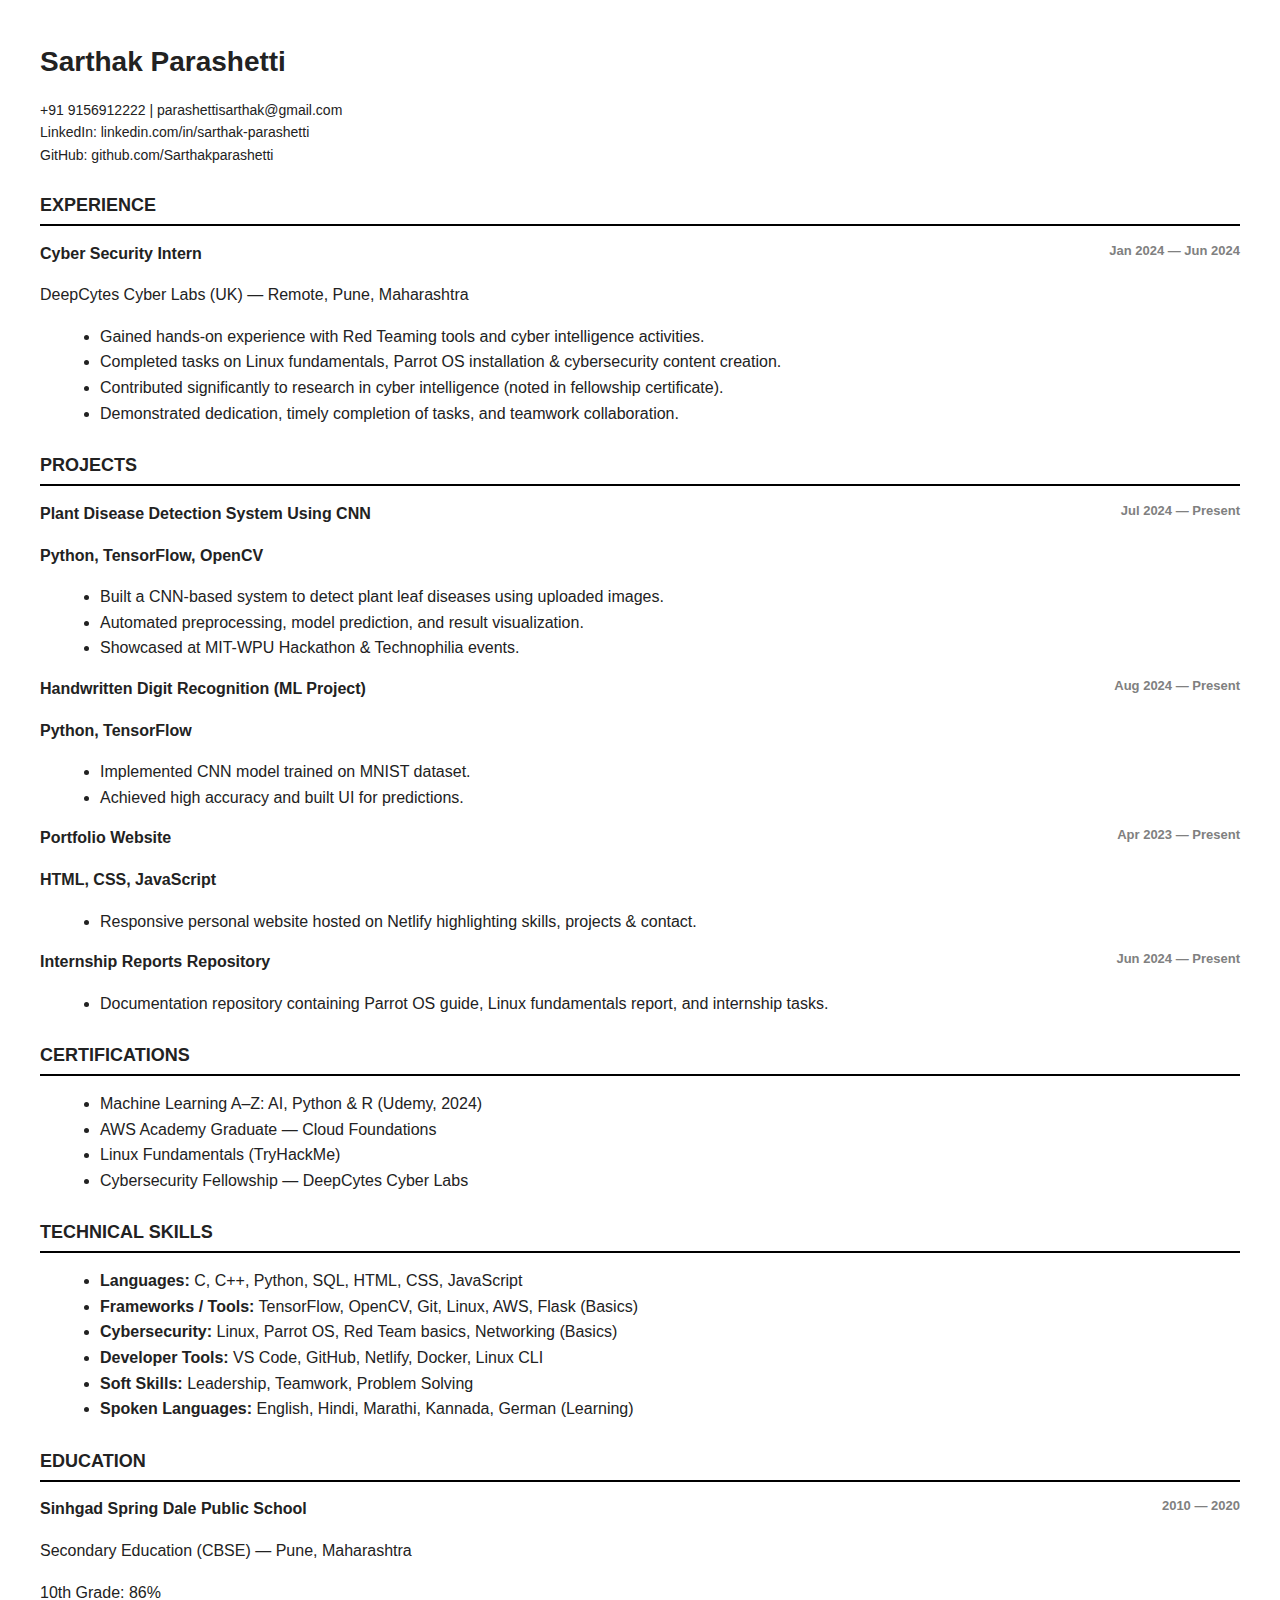
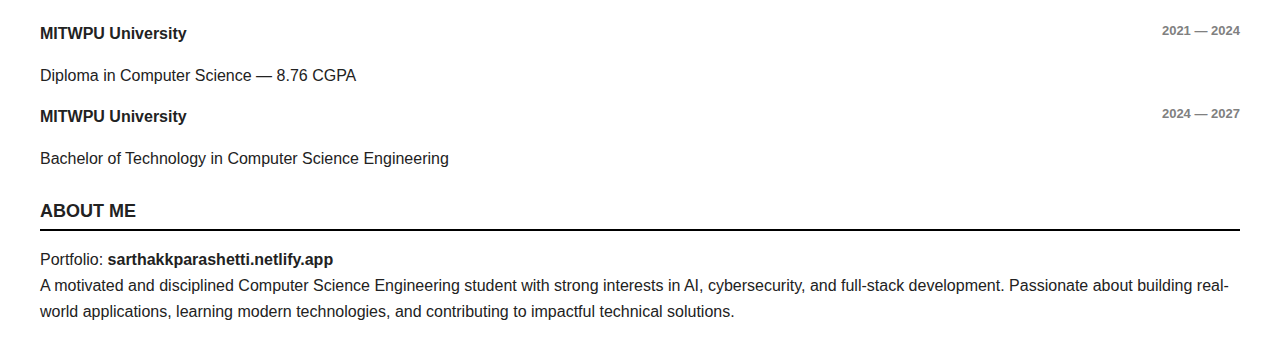
<file: index.html>
<!DOCTYPE html>
<html lang="en">
<head>
  <meta charset="UTF-8">
  <meta name="viewport" content="width=device-width, initial-scale=1.0">
  <title>Sarthak Parashetti - Resume</title>

  <style>
    body {
      font-family: Arial, sans-serif;
      margin: 40px;
      line-height: 1.6;
      color: #222;
    }

    h1 {
      font-size: 28px;
      margin-bottom: 5px;
    }

    h2 {
      font-size: 18px;
      margin-top: 25px;
      border-bottom: 2px solid #000;
      padding-bottom: 4px;
    }

    .contact {
      font-size: 14px;
      margin-bottom: 20px;
    }

    ul {
      margin: 5px 0 15px 20px;
    }

    .section-title {
      font-weight: bold;
      margin-top: 10px;
    }

    .date {
      float: right;
      font-size: 13px;
      color: gray;
    }
  </style>
</head>

<body>

  <h1>Sarthak Parashetti</h1>
  <p class="contact">
    +91 9156912222 | parashettisarthak@gmail.com <br>
    LinkedIn: linkedin.com/in/sarthak-parashetti <br>
    GitHub: github.com/Sarthakparashetti
  </p>

  <!-- EXPERIENCE -->
  <h2>EXPERIENCE</h2>

  <p class="section-title">
    Cyber Security Intern <span class="date">Jan 2024 — Jun 2024</span>
  </p>
  <p>DeepCytes Cyber Labs (UK) — Remote, Pune, Maharashtra</p>
  <ul>
    <li>Gained hands-on experience with Red Teaming tools and cyber intelligence activities.</li>
    <li>Completed tasks on Linux fundamentals, Parrot OS installation & cybersecurity content creation.</li>
    <li>Contributed significantly to research in cyber intelligence (noted in fellowship certificate).</li>
    <li>Demonstrated dedication, timely completion of tasks, and teamwork collaboration.</li>
  </ul>

  <!-- PROJECTS -->
  <h2>PROJECTS</h2>

  <p class="section-title">
    Plant Disease Detection System Using CNN <span class="date">Jul 2024 — Present</span>
  </p>
  <p><b>Python, TensorFlow, OpenCV</b></p>
  <ul>
    <li>Built a CNN-based system to detect plant leaf diseases using uploaded images.</li>
    <li>Automated preprocessing, model prediction, and result visualization.</li>
    <li>Showcased at MIT-WPU Hackathon & Technophilia events.</li>
  </ul>

  <p class="section-title">
    Handwritten Digit Recognition (ML Project) <span class="date">Aug 2024 — Present</span>
  </p>
  <p><b>Python, TensorFlow</b></p>
  <ul>
    <li>Implemented CNN model trained on MNIST dataset.</li>
    <li>Achieved high accuracy and built UI for predictions.</li>
  </ul>

  <p class="section-title">
    Portfolio Website <span class="date">Apr 2023 — Present</span>
  </p>
  <p><b>HTML, CSS, JavaScript</b></p>
  <ul>
    <li>Responsive personal website hosted on Netlify highlighting skills, projects & contact.</li>
  </ul>

  <p class="section-title">
    Internship Reports Repository <span class="date">Jun 2024 — Present</span>
  </p>
  <ul>
    <li>Documentation repository containing Parrot OS guide, Linux fundamentals report, and internship tasks.</li>
  </ul>

  <!-- CERTIFICATIONS -->
  <h2>CERTIFICATIONS</h2>
  <ul>
    <li>Machine Learning A–Z: AI, Python & R (Udemy, 2024)</li>
    <li>AWS Academy Graduate — Cloud Foundations</li>
    <li>Linux Fundamentals (TryHackMe)</li>
    <li>Cybersecurity Fellowship — DeepCytes Cyber Labs</li>
  </ul>

  <!-- TECHNICAL SKILLS -->
  <h2>TECHNICAL SKILLS</h2>
  <ul>
    <li><b>Languages:</b> C, C++, Python, SQL, HTML, CSS, JavaScript</li>
    <li><b>Frameworks / Tools:</b> TensorFlow, OpenCV, Git, Linux, AWS, Flask (Basics)</li>
    <li><b>Cybersecurity:</b> Linux, Parrot OS, Red Team basics, Networking (Basics)</li>
    <li><b>Developer Tools:</b> VS Code, GitHub, Netlify, Docker, Linux CLI</li>
    <li><b>Soft Skills:</b> Leadership, Teamwork, Problem Solving</li>
    <li><b>Spoken Languages:</b> English, Hindi, Marathi, Kannada, German (Learning)</li>
  </ul>

  <!-- EDUCATION -->
  <h2>EDUCATION</h2>

  <p class="section-title">
    Sinhgad Spring Dale Public School <span class="date">2010 — 2020</span>
  </p>
  <p>Secondary Education (CBSE) — Pune, Maharashtra</p>
  <p>10th Grade: 86%</p>

  <p class="section-title">
    MITWPU University <span class="date">2021 — 2024</span>
  </p>
  <p>Diploma in Computer Science — 8.76 CGPA</p>

  <p class="section-title">
    MITWPU University <span class="date">2024 — 2027</span>
  </p>
  <p>Bachelor of Technology in Computer Science Engineering</p>

  <!-- ABOUT ME -->
  <h2>ABOUT ME</h2>
  <p>
    Portfolio: <b>sarthakkparashetti.netlify.app</b><br>
    A motivated and disciplined Computer Science Engineering student with strong interests in AI,
    cybersecurity, and full-stack development. Passionate about building real-world applications,
    learning modern technologies, and contributing to impactful technical solutions.
  </p>

</body>
</html>
</file>
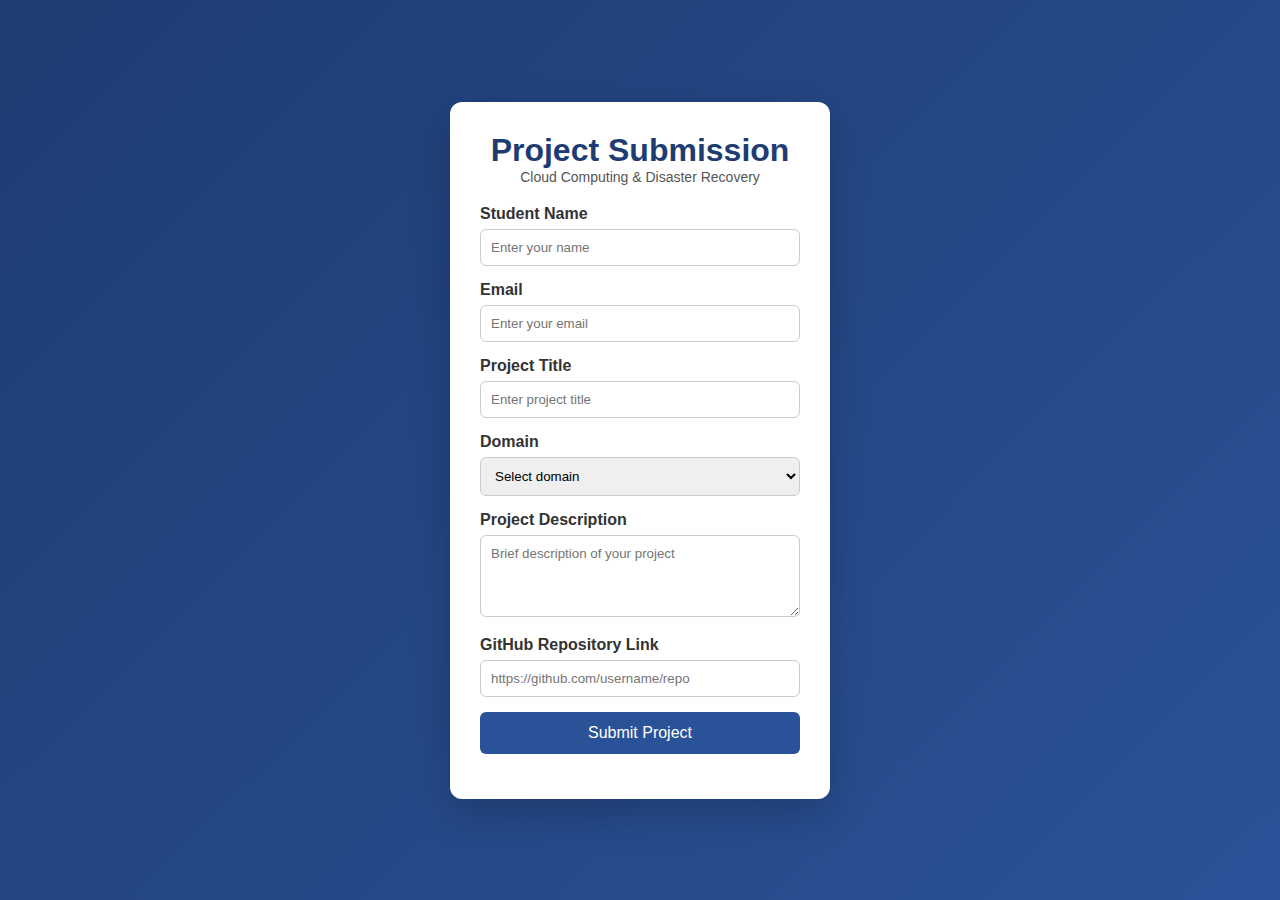
<file: assignment_3/index.html>
<!DOCTYPE html>
<html lang="en">
<head>
    <meta charset="UTF-8">
    <title>Project Submission Form</title>
    <link rel="stylesheet" href="style.css">
</head>
<body>

<div class="container">
    <h1>Project Submission</h1>
    <p class="subtitle">Cloud Computing & Disaster Recovery</p>

    <form id="projectForm">
        <div class="input-group">
            <label>Student Name</label>
            <input type="text" id="name" placeholder="Enter your name" required>
        </div>

        <div class="input-group">
            <label>Email</label>
            <input type="email" id="email" placeholder="Enter your email" required>
        </div>

        <div class="input-group">
            <label>Project Title</label>
            <input type="text" id="title" placeholder="Enter project title" required>
        </div>

        <div class="input-group">
            <label>Domain</label>
            <select id="domain" required>
                <option value="">Select domain</option>
                <option>Cloud Computing</option>
                <option>Disaster Recovery</option>
                <option>AI & ML</option>
                <option>Cybersecurity</option>
            </select>
        </div>

        <div class="input-group">
            <label>Project Description</label>
            <textarea id="description" rows="4" placeholder="Brief description of your project" required></textarea>
        </div>

        <div class="input-group">
            <label>GitHub Repository Link</label>
            <input type="url" id="github" placeholder="https://github.com/username/repo">
        </div>

        <button type="submit">Submit Project</button>
    </form>

    <p id="message"></p>
</div>

<script src="script.js"></script>
</body>
</html>
</file>
<file: assignment_3/style.css>
* {
    margin: 0;
    padding: 0;
    box-sizing: border-box;
    font-family: 'Segoe UI', sans-serif;
}

body {
    background: linear-gradient(135deg, #1e3c72, #2a5298);
    min-height: 100vh;
    display: flex;
    justify-content: center;
    align-items: center;
}

.container {
    background: #ffffff;
    padding: 30px;
    width: 380px;
    border-radius: 12px;
    box-shadow: 0 15px 40px rgba(0,0,0,0.2);
}

h1 {
    text-align: center;
    color: #1e3c72;
}

.subtitle {
    text-align: center;
    font-size: 14px;
    color: #555;
    margin-bottom: 20px;
}

.input-group {
    margin-bottom: 15px;
}

label {
    display: block;
    font-weight: 600;
    margin-bottom: 6px;
    color: #333;
}

input, select, textarea {
    width: 100%;
    padding: 10px;
    border-radius: 6px;
    border: 1px solid #ccc;
    outline: none;
    transition: 0.3s;
}

input:focus, select:focus, textarea:focus {
    border-color: #2a5298;
}

button {
    width: 100%;
    padding: 12px;
    background: #2a5298;
    color: #fff;
    font-size: 16px;
    border: none;
    border-radius: 6px;
    cursor: pointer;
    transition: 0.3s;
}

button:hover {
    background: #1e3c72;
}

#message {
    margin-top: 15px;
    text-align: center;
    font-weight: bold;
}
</file>
